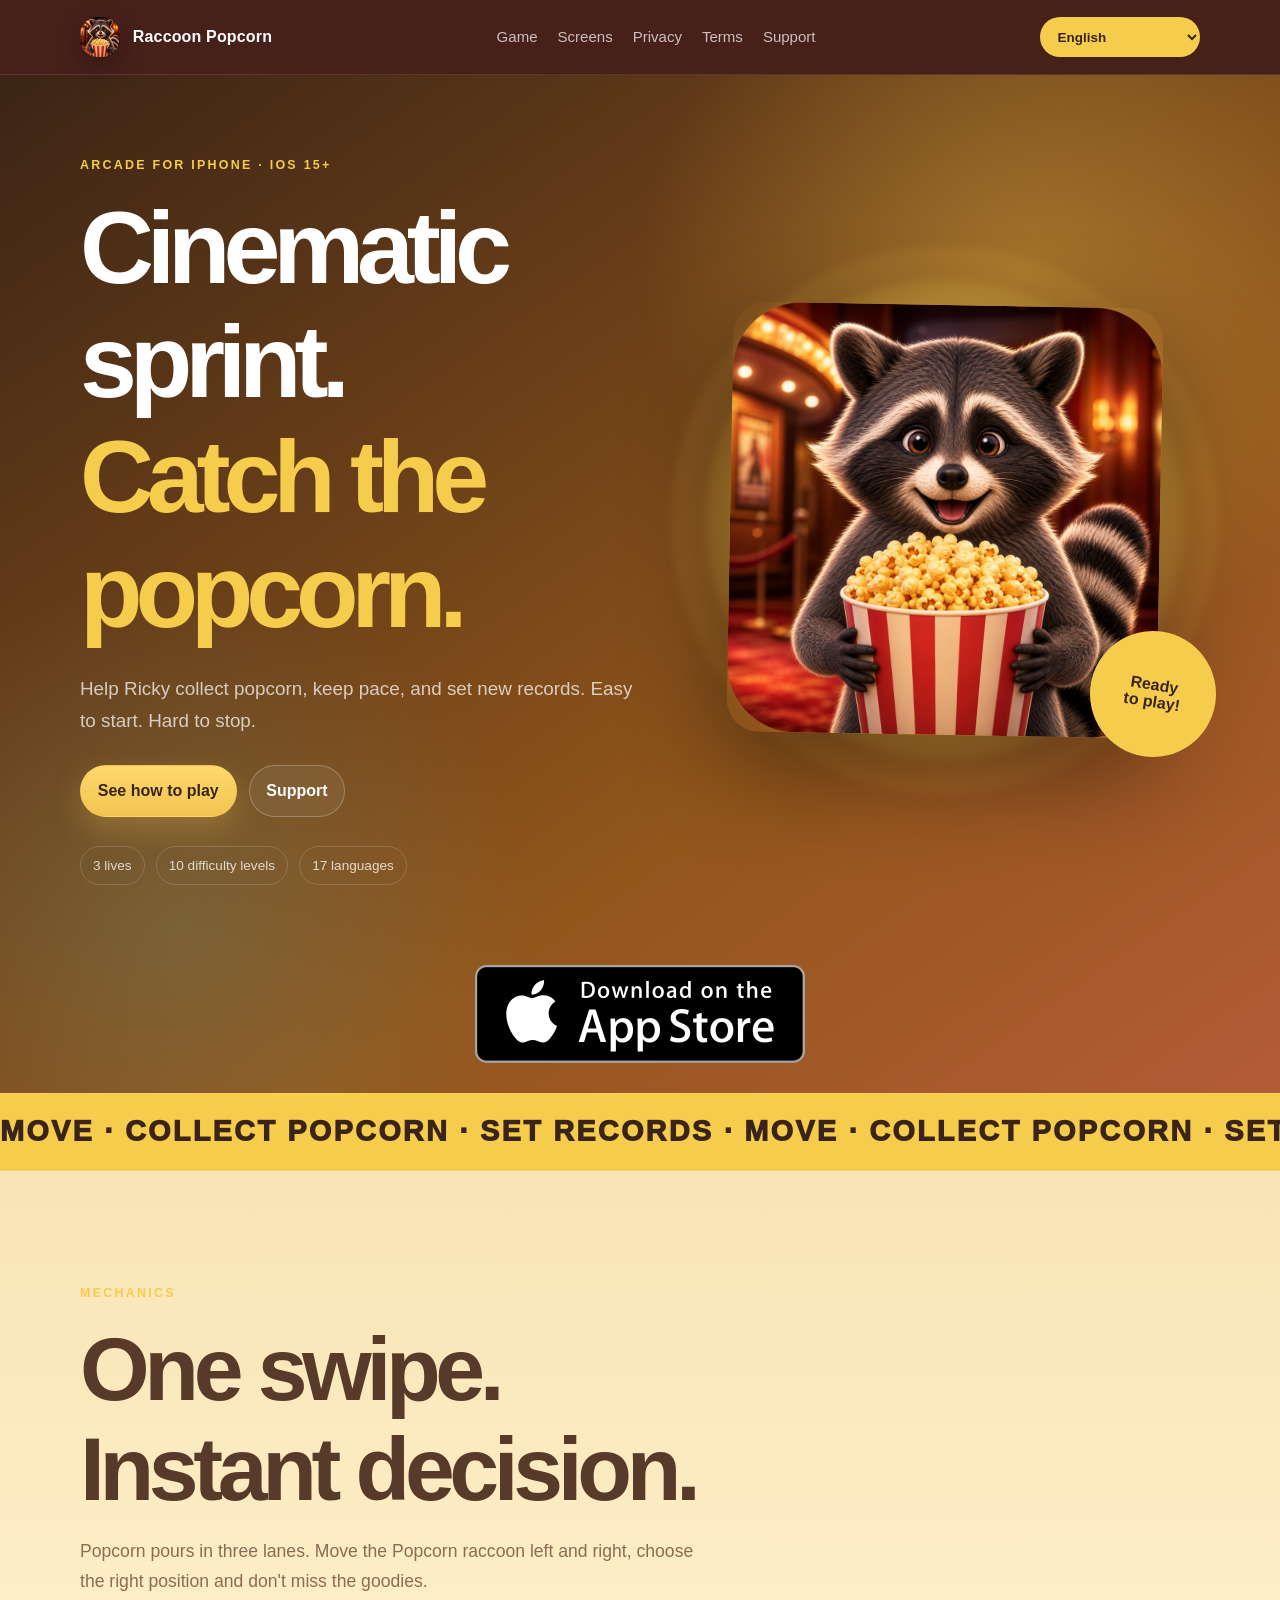
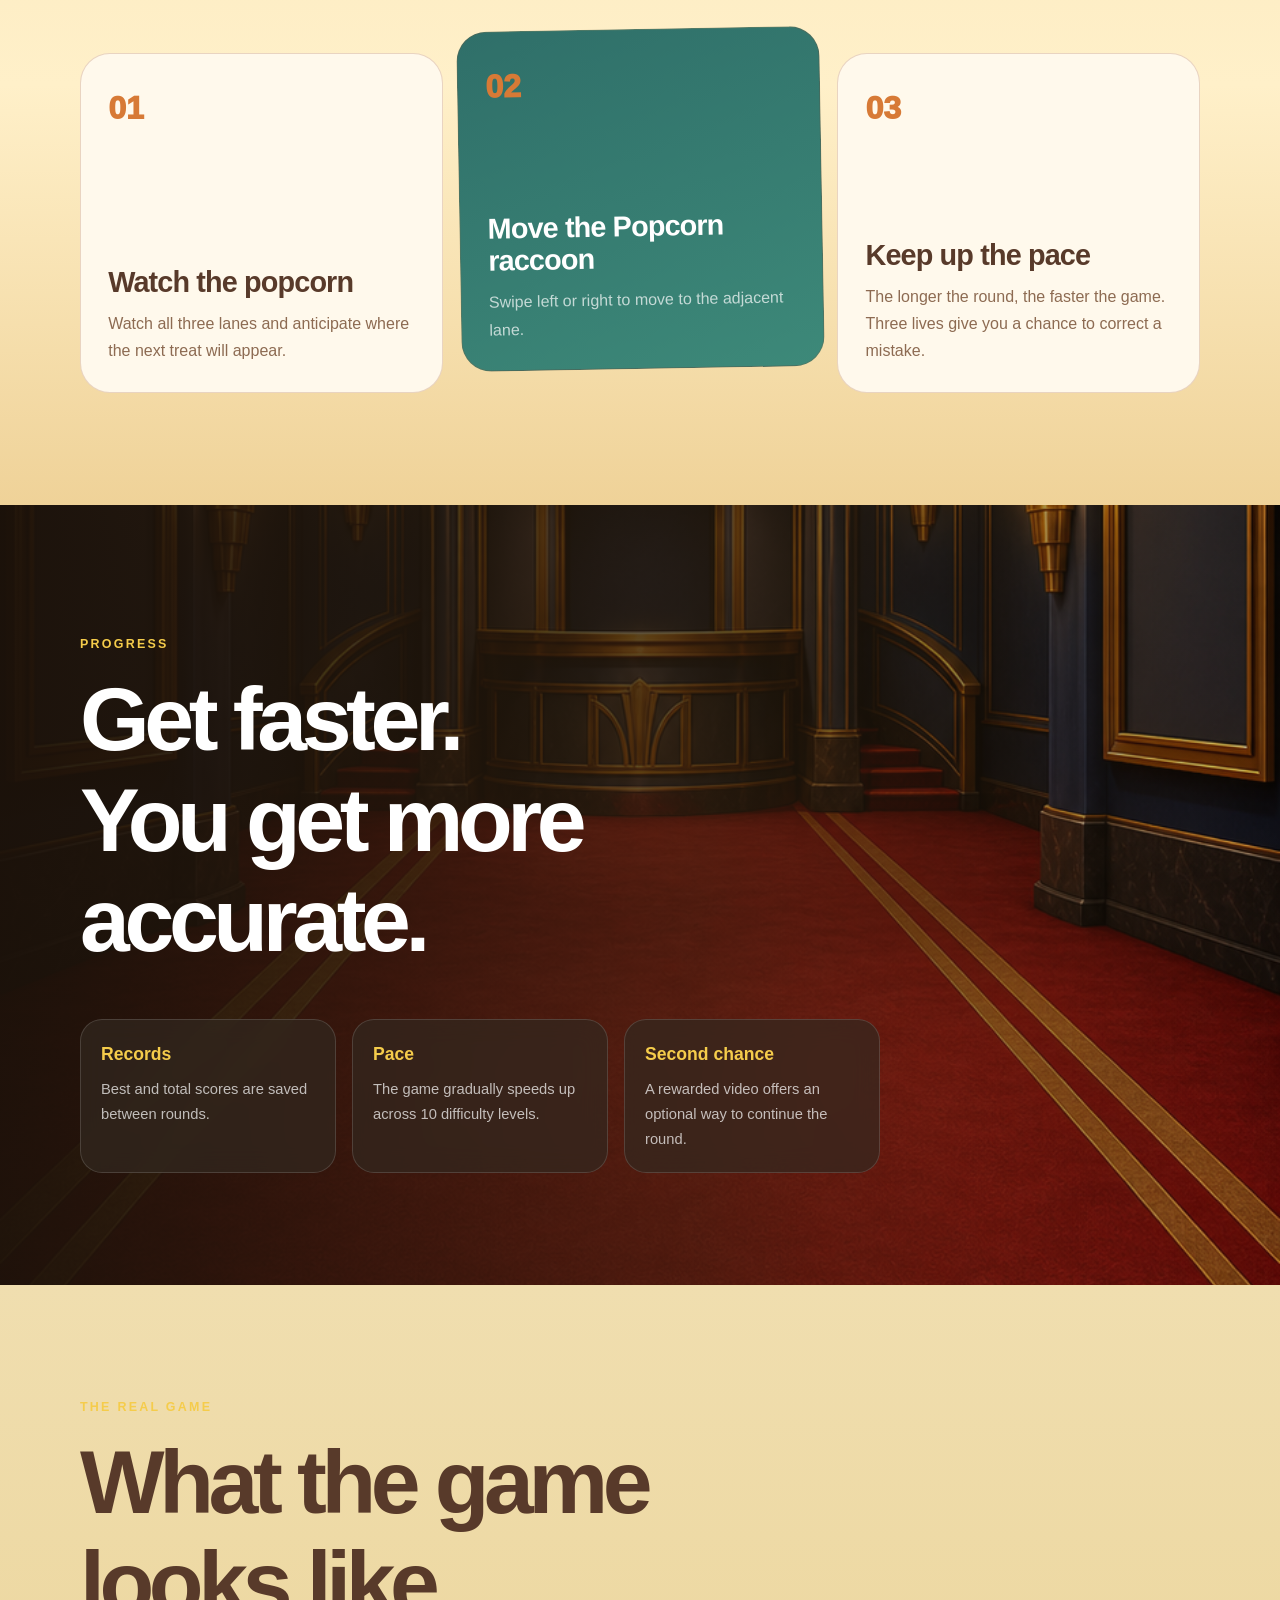
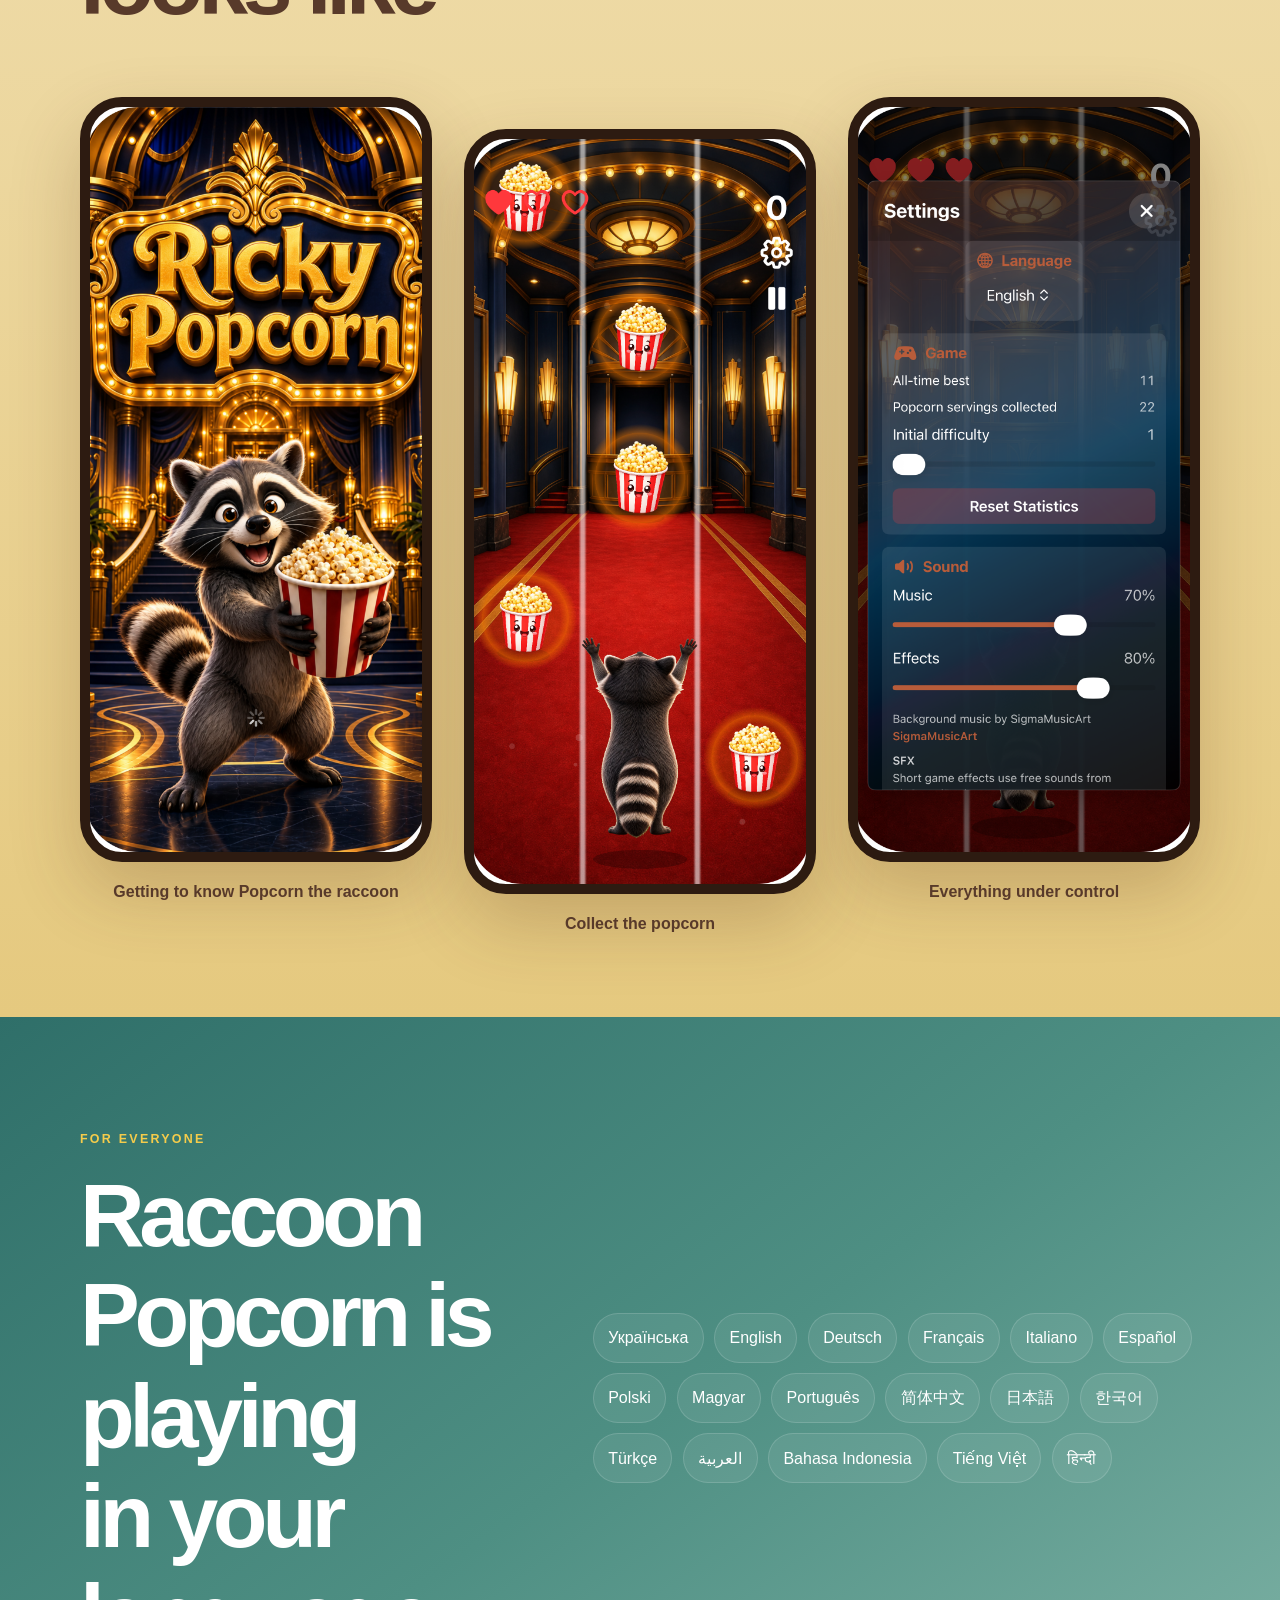
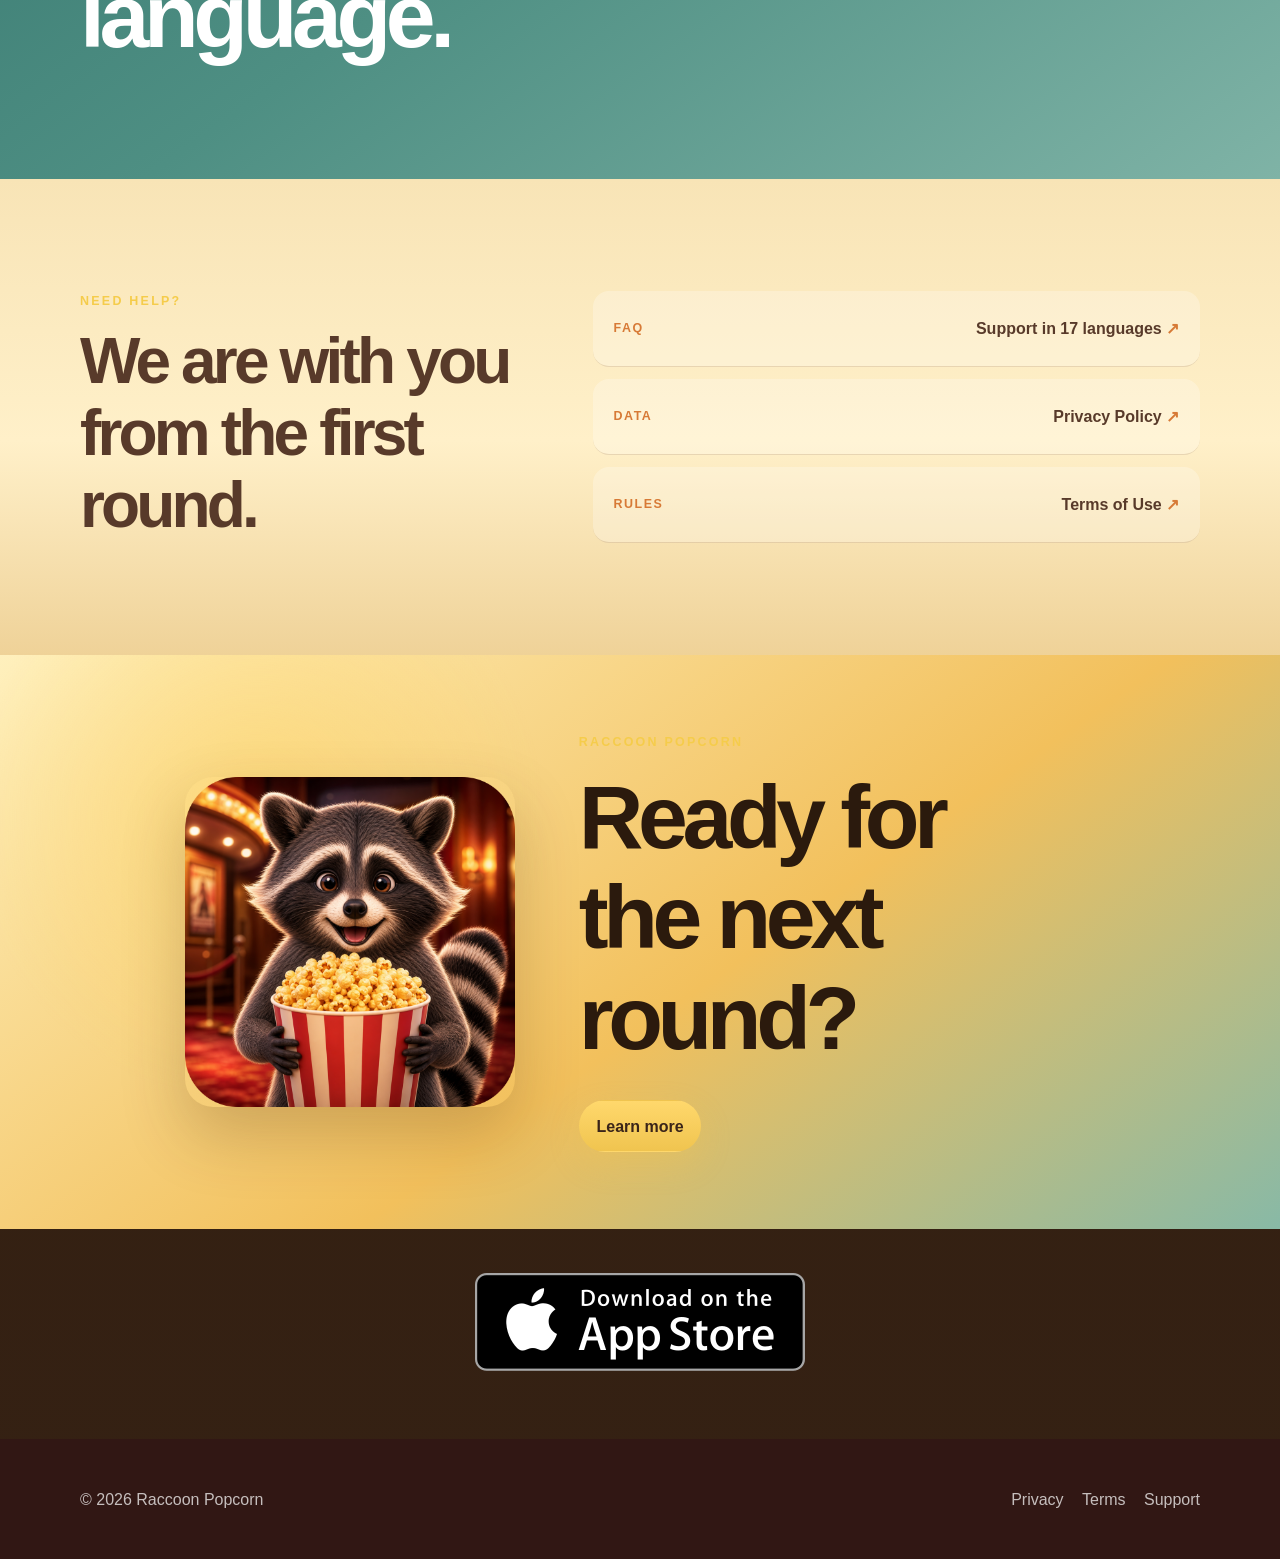
<file: index.html>
<!doctype html>
<html lang="uk">
<head>
  <meta charset="utf-8">
  <meta name="viewport" content="width=device-width, initial-scale=1">
  <meta name="theme-color" content="#071621">
  <meta name="description" content="Єнотик Попкорн — аркадна гра для iPhone, де Єнотик Попкорн збирає попкорн у кінозальному забігу на трьох доріжках.">
  <meta property="og:title" content="Єнотик Попкорн — мобільна аркада">
  <meta property="og:description" content="Три доріжки. Хрумкий попкорн. Кіноманий Єнотик Попкорн.">
  <meta property="og:image" content="images/rickyPopcornIcon.png">
  <title>Єнотик Попкорн — мобільна аркада</title>
  <link rel="icon" type="image/png" href="images/rickyPopcornIcon.png">
  <link rel="apple-touch-icon" href="images/rickyPopcornIcon.png">
  <link rel="stylesheet" href="site.css?v=20260728-7">
</head>
<body class="home">
  <a class="skip-link" href="#main">Перейти до вмісту</a>
  <header class="topbar">
    <div class="shell topbar-inner">
      <a class="brand" href="index.html"><img class="brand-logo" src="images/rickyPopcornIcon.png" alt=""><span>Єнотик Попкорн</span></a>
      <nav class="nav" aria-label="Навігація сайту">
        <a class="nav-link" href="#game">Гра</a>
        <a class="nav-link" href="#screens">Екрани</a>
        <a class="nav-link" href="privacy.html">Конфіденційність</a>
        <a class="nav-link" href="terms.html">Умови</a>
        <a class="nav-link" href="support.html">Підтримка</a>
      </nav>
      <div class="language-control site-language-control" data-language-control>
        <label for="language-select">Мова сайту</label>
        <select id="language-select" data-language-select aria-label="Мова сайту"></select>
      </div>
    </div>
  </header>

  <main id="main">
    <section class="game-hero">
      <div class="shell game-hero-grid">
        <div class="hero-copy">
          <p class="game-kicker">Аркада для iPhone · iOS 15+</p>
          <h1>Кінозальний забіг.<br><em>Лови попкорн.</em></h1>
          <p class="hero-summary">Проведіть Єнотика Попкорна крізь кінозальний забіг, збирайте попкорн і тримайте темп у веселому аркадному раунді.</p>
          <div class="hero-actions">
            <a class="button primary" href="#game">Дивитися, як грати</a>
            <a class="button ghost" href="support.html">Підтримка</a>
          </div>
          <div class="hero-facts"><span>3 життя</span><span>10 рівнів складності</span><span>17 мов</span></div>
        </div>
        <div class="hero-character">
          <div class="sun-disc"></div>
          <img src="images/rickyPopcornIcon.png" alt="Мультяшний єнотик Попкорн тримає попкорн">
          <span class="hero-sticker">Готовий<br>до гри!</span>
        </div>
      </div>
      <section class="app-store-band app-store-band-top" aria-label="App Store">
        <div class="shell app-store-band-inner">
          <a class="app-store-badge-link" href="https://apps.apple.com/" target="_blank" rel="noreferrer" aria-label="Download on the App Store">
            <img class="app-store-badge" src="images/appStoreBadge.png" alt="Download on the App Store">
          </a>
        </div>
      </section>
      <div class="marquee" aria-hidden="true"><div>РУХАЙСЯ · ЗБИРАЙ ПОПКОРН · СТАВ РЕКОРДИ · РУХАЙСЯ · ЗБИРАЙ ПОПКОРН · СТАВ РЕКОРДИ ·</div></div>
    </section>

    <section class="game-section" id="game">
      <div class="shell">
        <div class="section-heading">
          <p class="game-kicker">Механіка</p>
          <h2>Один свайп.<br>Миттєве рішення.</h2>
          <p>Попкорн сиплеться трьома доріжками. Переміщуйте єнотика Попкорна ліворуч і праворуч, обирайте правильну позицію та не пропускайте смаколики.</p>
        </div>
        <div class="mechanic-grid">
          <article class="mechanic-card"><span>01</span><h3>Стежте за попкорном</h3><p>Тримайте в полі зору всі три доріжки й визначайте, де з’явиться наступний смаколик.</p></article>
          <article class="mechanic-card featured"><span>02</span><h3>Рухайте єнотика Попкорна</h3><p>Проведіть пальцем ліворуч або праворуч, щоб перейти на сусідню доріжку.</p></article>
          <article class="mechanic-card"><span>03</span><h3>Тримайте темп</h3><p>Що довше триває раунд, то швидша гра. Три життя дають шанс виправити помилку.</p></article>
        </div>
      </div>
    </section>

    <section class="battle-section">
      <div class="battle-backdrop" role="img" aria-label="Затишна ігрова кімната з ліжком і розкиданими іграшками"></div>
      <div class="shell battle-copy">
        <p class="game-kicker">Прогрес</p>
        <h2>Стає швидше.<br>Ви стаєте точнішими.</h2>
        <div class="battle-points">
          <div><strong>Рекорди</strong><span>Найкращий і загальний рахунок зберігаються між раундами.</span></div>
          <div><strong>Темп</strong><span>Гра поступово прискорюється протягом 10 рівнів складності.</span></div>
          <div><strong>Другий шанс</strong><span>Винагороджуване відео дозволяє добровільно продовжити раунд.</span></div>
        </div>
      </div>
    </section>

    <section class="game-section screens-section" id="screens">
      <div class="shell">
        <div class="section-heading wide">
          <div><p class="game-kicker">Справжня гра</p><h2>Як виглядає гра</h2></div>
          <p>Єнотик Попкорн, хрумкий попкорн, три доріжки та зручні налаштування — саме так гра виглядає на iPhone.</p>
        </div>
        <div class="phone-gallery" aria-label="Скриншоти Єнотик Попкорн">
          <figure class="phone phone-tall"><div class="phone-screen"><img src="images/screenshotSplash.png?v=20260727-4" alt="Заставка Єнотик Попкорн з єнотиком Попкорном" loading="lazy"></div><figcaption>Знайомство з єнотиком Попкорном</figcaption></figure>
          <figure class="phone phone-center"><div class="phone-screen"><img src="images/screenshotGameplay.png?v=20260727-4" alt="Ігровий раунд із попкорном на трьох доріжках" loading="lazy"></div><figcaption>Збирайте попкорн</figcaption></figure>
          <figure class="phone phone-tall"><div class="phone-screen"><img src="images/screenshotSettings.png?v=20260727-4" alt="" loading="lazy"></div><figcaption>Усе під контролем</figcaption></figure>
        </div>
      </div>
    </section>

    <section class="languages-band">
      <div class="shell languages-grid">
        <div><p class="game-kicker">Для всіх</p><h2>Єнотик Попкорн грає<br>вашою мовою.</h2></div>
        <div class="language-cloud" aria-label="Підтримувані мови">
          <span>Українська</span><span>English</span><span>Deutsch</span><span>Français</span><span>Italiano</span><span>Español</span><span>Polski</span><span>Magyar</span><span>Português</span><span>简体中文</span><span>日本語</span><span>한국어</span><span>Türkçe</span><span>العربية</span><span>Bahasa Indonesia</span><span>Tiếng Việt</span><span>हिन्दी</span>
        </div>
      </div>
    </section>

    <section class="game-section support-strip">
      <div class="shell support-strip-grid">
        <div><p class="game-kicker">Потрібна допомога?</p><h2>Ми поруч із першого раунду.</h2></div>
        <div class="support-links">
          <a href="support.html"><span>FAQ</span><strong>Підтримка 17 мовами</strong></a>
          <a href="privacy.html"><span>Дані</span><strong>Політика конфіденційності</strong></a>
          <a href="terms.html"><span>Правила</span><strong>Умови використання</strong></a>
        </div>
      </div>
    </section>

    <section class="final-game-cta">
      <img src="images/rickyPopcornIcon.png" alt="" aria-hidden="true">
      <div><p class="game-kicker">Єнотик Попкорн</p><h2>Готові до<br>наступного раунду?</h2><a class="button primary" href="support.html">Дізнатися більше</a></div>
    </section>

    <section class="app-store-band app-store-band-bottom" aria-label="App Store">
      <div class="shell app-store-band-inner">
        <a class="app-store-badge-link" href="https://apps.apple.com/" target="_blank" rel="noreferrer" aria-label="Download on the App Store">
          <img class="app-store-badge" src="images/appStoreBadge.png" alt="Download on the App Store">
        </a>
      </div>
    </section>
  </main>

  <footer class="footer"><div class="shell footer-inner"><span>© 2026 <span>Єнотик Попкорн</span></span><div class="footer-links"><a href="privacy.html">Конфіденційність</a><a href="terms.html">Умови</a><a href="support.html">Підтримка</a></div></div></footer>
  <script src="pageTranslationsV3.js?v=20260728-4" defer></script>
  <script src="siteI18n.js?v=20260728-1" defer></script>
  <script src="arcadeCompliance.js?v=20260728-1" defer></script>
</body>
</html>
</file>
<file: site.css>
:root {
  --ink: #3A2419;
  --navy: #70432A;
  --blue: #B85C3A;
  --blue-light: #F1B45E;
  --paper: #FFF0C9;
  --paper-2: #FFF9EC;
  --text: #583A2A;
  --muted: #8D6B52;
  --line: rgba(155, 79, 42, .22);
  --yellow: #F5CC4B;
  --orange: #D77A36;
  --teal: #D9834B;
  --sand: #C88A4A;
  --white: #FFFFFF;
  --shadow: rgba(75, 42, 24, .17);
  --max: 1120px;
  --reading: 790px;
}

* {
  box-sizing: border-box;
}

html {
  scroll-behavior: smooth;
}

body {
  margin: 0;
  color: var(--text);
  background:
    radial-gradient(circle at 14% 14%, rgba(245, 204, 75, .32), transparent 20rem),
    radial-gradient(circle at 86% 20%, rgba(184, 92, 58, .24), transparent 26rem),
    radial-gradient(circle at 50% 92%, rgba(215, 122, 54, .18), transparent 30rem),
    linear-gradient(180deg, #FFF9EC 0%, var(--paper) 54%, #F5D49D 100%);
  font-family: "Avenir Next", "Trebuchet MS", "Segoe UI", sans-serif;
  line-height: 1.7;
  text-rendering: optimizeLegibility;
  -webkit-font-smoothing: antialiased;
}

a {
  color: inherit;
  text-decoration: none;
}

a:not(.brand):not(.nav-link):not(.button):not(.page-card) {
  text-decoration-color: rgba(116, 77, 37, 0.42);
  text-underline-offset: 0.18em;
}

.shell {
  width: min(var(--max), calc(100% - 32px));
  margin-inline: auto;
}

.skip-link {
  position: fixed;
  top: 12px;
  left: 12px;
  z-index: 100;
  padding: 0.65rem 0.9rem;
  border-radius: 999px;
  color: var(--white);
  background: var(--ink);
  transform: translateY(-180%);
}

.skip-link:focus {
  transform: none;
}

.topbar {
  position: sticky;
  top: 0;
  z-index: 50;
  border-bottom: 1px solid rgba(255, 255, 255, 0.1);
  color: var(--white);
  background: rgba(39, 23, 13, 0.92);
  backdrop-filter: blur(22px) saturate(140%);
}

.topbar-inner {
  min-height: 74px;
  display: flex;
  align-items: center;
  justify-content: space-between;
  gap: 1.5rem;
}

.brand {
  display: inline-flex;
  align-items: center;
  gap: 0.8rem;
  font-weight: 800;
  letter-spacing: 0.01em;
}

.brand-logo {
  width: 2.5rem;
  height: 2.5rem;
  display: block;
  object-fit: cover;
  border-radius: 18px;
  box-shadow: 0 10px 26px rgba(0, 0, 0, 0.28);
}

.nav {
  display: flex;
  align-items: center;
  gap: 1.25rem;
}

.nav-link {
  color: rgba(255, 255, 255, 0.72);
  font-size: 0.94rem;
  transition: color 160ms ease;
}

.nav-link:hover,
.nav-link[aria-current="page"] {
  color: var(--yellow);
}

.nav-link.button {
  padding: 0.62rem 0.92rem;
  color: var(--ink);
  background: var(--yellow);
  border-radius: 999px;
  font-weight: 800;
}

.legal-hero {
  position: relative;
  overflow: hidden;
  color: var(--white);
  background:
    radial-gradient(circle at 82% 15%, rgba(243, 198, 77, 0.3), transparent 20rem),
    radial-gradient(circle at 12% 88%, rgba(103, 184, 172, 0.24), transparent 24rem),
    linear-gradient(145deg, #6d3e1a, #8d5620 58%, var(--blue));
}

.legal-hero::after {
  content: "";
  position: absolute;
  right: 7%;
  bottom: -5.5rem;
  width: 17rem;
  height: 17rem;
  border: 2.8rem dotted rgba(255, 255, 255, 0.08);
  border-radius: 50%;
  transform: rotate(17deg);
}

.legal-hero-inner {
  position: relative;
  z-index: 1;
  min-height: 400px;
  display: grid;
  align-content: center;
  padding-block: 5.5rem;
}

.legal-hero-inner > * {
  min-width: 0;
}

.legal-hero h1 {
  overflow-wrap: normal;
  word-break: normal;
  hyphens: none;
}

.language-control {
  width: 364px;
  max-width: 100%;
  display: grid;
  grid-template-columns: auto minmax(180px, 1fr);
  align-items: center;
  gap: 0.75rem;
  margin-bottom: 1.5rem;
  padding: 0.45rem 0.5rem 0.45rem 0.85rem;
  border: 1px solid rgba(255, 255, 255, 0.06);
  border-radius: 999px;
  color: rgba(255, 255, 255, 0.75);
  background: rgba(255, 255, 255, 0.07);
  font-size: 0.84rem;
  font-weight: 700;
}

.language-control select {
  width: 100%;
  min-width: 0;
  min-height: 38px;
  padding: 0 2.2rem 0 0.85rem;
  border: 0;
  border-radius: 999px;
  color: var(--ink);
  background: var(--yellow);
  font: inherit;
  font-weight: 800;
  cursor: pointer;
}

[dir="rtl"] .language-control select {
  padding: 0 0.85rem 0 2.2rem;
}

.topbar .language-control {
  flex: 0 0 auto;
  width: auto;
  max-width: none;
  grid-template-columns: 1fr;
  gap: 0;
  margin: 0;
  padding: 0;
  border: 0;
  background: transparent;
}

.topbar .language-control label {
  position: absolute;
  width: 1px;
  height: 1px;
  overflow: hidden;
  clip: rect(0 0 0 0);
  white-space: nowrap;
}

.topbar .language-control select {
  width: 160px;
  min-height: 40px;
  max-width: 180px;
}

.kicker {
  margin: 0 0 0.8rem;
  color: var(--yellow);
  font-size: 0.78rem;
  font-weight: 800;
  letter-spacing: 0.16em;
  text-transform: uppercase;
}

h1,
h2,
h3 {
  line-height: 1.12;
  letter-spacing: -0.03em;
}

h1 {
  max-width: 820px;
  margin: 0;
  font-size: clamp(2.9rem, 7vw, 6.4rem);
}

.legal-hero .lead {
  max-width: 700px;
  margin: 1.25rem 0 0;
  color: rgba(255, 255, 255, 0.74);
  font-size: clamp(1.05rem, 2vw, 1.3rem);
}

.hero-actions {
  display: flex;
  flex-wrap: wrap;
  gap: 0.75rem;
  margin-top: 1.7rem;
}

.button {
  display: inline-flex;
  align-items: center;
  justify-content: center;
  min-height: 48px;
  padding: 0.72rem 1.05rem;
  border: 1px solid transparent;
  border-radius: 999px;
  font-weight: 800;
}

.button.primary {
  color: var(--ink);
  background: linear-gradient(180deg, #ffd86c, #f0c44f);
  box-shadow: 0 12px 30px rgba(243, 198, 77, 0.26);
}

.button.ghost {
  color: var(--white);
  border-color: rgba(255, 255, 255, 0.25);
  background: rgba(255, 255, 255, 0.06);
}

.app-store-band {
  width: 100%;
}

.app-store-band-top {
  padding: 2rem 0 1.85rem;
}

.app-store-band-bottom {
  padding: 2.75rem 0 4.25rem;
}

.app-store-band-inner {
  display: flex;
  justify-content: center;
}

.app-store-badge-link {
  display: inline-block;
}

.app-store-badge {
  display: block;
  width: min(330px, 82vw);
  height: auto;
}

.content-wrap {
  display: grid;
  grid-template-columns: minmax(0, var(--reading)) 220px;
  gap: 4rem;
  align-items: start;
  padding-block: 5rem;
}

.document h2,
.support-section h2 {
  margin: 3.4rem 0 1rem;
  font-size: clamp(1.75rem, 4vw, 2.55rem);
}

.document h2:first-child {
  margin-top: 0;
}

.document h3 {
  margin: 2.2rem 0 0.7rem;
  font-size: 1.2rem;
}

.document p,
.document li {
  color: #675b50;
}

.document a,
.faq a {
  text-decoration: underline;
  text-decoration-thickness: 1px;
}

.document ul {
  padding-left: 1.25rem;
}

.document li + li {
  margin-top: 0.5rem;
}

.summary {
  padding: 1.4rem;
  border: 1px solid rgba(198, 113, 73, 0.26);
  border-radius: 22px;
  background: rgba(243, 198, 77, 0.18);
}

.summary strong {
  display: block;
  margin-bottom: 0.35rem;
  color: var(--text);
}

.toc {
  position: sticky;
  top: 104px;
  padding: 1.25rem;
  border: 1px solid var(--line);
  border-radius: 20px;
  background: rgba(255, 249, 229, 0.9);
}

.toc strong {
  display: block;
  margin-bottom: 0.65rem;
}

.toc a {
  display: block;
  padding: 0.32rem 0;
  color: var(--muted);
  font-size: 0.9rem;
}

.toc a:hover {
  color: var(--text);
}

.support-main {
  padding-block: 5rem;
}

.support-intro {
  display: grid;
  grid-template-columns: repeat(3, 1fr);
  gap: 1rem;
}

.stat-card {
  min-height: 232px;
  padding: 1.4rem;
  border: 1px solid var(--line);
  border-radius: 24px;
  background: rgba(255, 255, 255, 0.58);
}

.stat-card span {
  display: block;
  margin-bottom: 1rem;
  color: var(--orange);
  font-size: 1.75rem;
  font-weight: 900;
}

.stat-card strong {
  display: block;
  font-size: 1.1rem;
}

.stat-card p {
  margin: 0.35rem 0 0;
  color: var(--muted);
}

.support-section {
  max-width: 900px;
  margin-inline: auto;
}

.faq {
  display: grid;
  gap: 0.7rem;
}

.faq details {
  border: 1px solid var(--line);
  border-radius: 18px;
  background: rgba(255, 255, 255, 0.56);
  overflow: hidden;
}

.faq details[open] {
  background: var(--white);
  box-shadow: 0 14px 36px rgba(95, 50, 13, 0.09);
}

.faq summary {
  position: relative;
  padding: 1.05rem 3.2rem 1.05rem 1.15rem;
  cursor: pointer;
  list-style: none;
  font-weight: 800;
}

.faq summary::-webkit-details-marker {
  display: none;
}

.faq summary::after {
  content: "+";
  position: absolute;
  top: 50%;
  right: 1.15rem;
  width: 1.65rem;
  height: 1.65rem;
  display: grid;
  place-items: center;
  border-radius: 50%;
  color: var(--ink);
  background: var(--yellow);
  transform: translateY(-50%);
}

.faq details[open] summary::after {
  content: "−";
}

.faq-answer {
  padding: 0 1.15rem 1.15rem;
  color: #675b50;
}

.faq-answer p {
  margin: 0;
}

.link-grid {
  display: grid;
  grid-template-columns: repeat(2, 1fr);
  gap: 1rem;
  margin-top: 4rem;
}

.page-card {
  position: relative;
  min-height: 170px;
  padding: 1.35rem;
  border-radius: 24px;
  color: var(--white);
  background: linear-gradient(145deg, #6c3c19, #2f6f69);
  box-shadow: var(--shadow);
}

.page-card span {
  color: var(--yellow);
  font-size: 0.78rem;
  font-weight: 800;
  letter-spacing: 0.12em;
  text-transform: uppercase;
}

.page-card strong {
  display: block;
  margin-top: 1.7rem;
  font-size: 1.35rem;
}

.page-card::after {
  content: "↗";
  position: absolute;
  right: 1.25rem;
  bottom: 1.15rem;
  color: var(--teal);
  font-size: 1.5rem;
}

.updated {
  margin-top: 3rem;
  color: var(--muted);
  font-size: 0.9rem;
}

.footer {
  color: rgba(255, 255, 255, 0.72);
  background: #20120c;
}

.footer-inner {
  min-height: 120px;
  display: flex;
  align-items: center;
  justify-content: space-between;
  gap: 1.5rem;
}

.footer-links {
  display: flex;
  flex-wrap: wrap;
  justify-content: flex-end;
  gap: 1.15rem;
}

.footer a:hover {
  color: var(--yellow);
}

@media (max-width: 920px) {
  .topbar-inner {
    position: relative;
    min-height: 0;
    display: grid;
    grid-template-columns: minmax(0, 1fr) auto;
    align-items: center;
    gap: 0.65rem 0.85rem;
    padding-block: 0.75rem 0.6rem;
  }

  .topbar .language-control {
    grid-column: 2;
    grid-row: 1;
    width: auto;
  }

  .topbar .language-control select {
    width: 138px;
    max-width: 34vw;
  }

  .nav {
    grid-column: 1 / -1;
    grid-row: 2;
    width: 100%;
    gap: 0.85rem;
    overflow-x: auto;
    padding-bottom: 0.15rem;
  }

  .nav-link {
    white-space: nowrap;
  }

  .nav-link.button {
    display: none;
  }
}

@media (max-width: 820px) {
  .legal-hero-inner {
    min-height: 350px;
    padding-block: 4rem;
  }

  .content-wrap {
    grid-template-columns: 1fr;
    gap: 2rem;
  }

  .toc {
    position: static;
    grid-row: 1;
  }

  .support-intro {
    grid-template-columns: 1fr;
  }
}

@media (max-width: 600px) {
  h1 {
    font-size: 3rem;
  }

  .link-grid {
    grid-template-columns: 1fr;
  }

  .footer-inner {
    align-items: flex-start;
    flex-direction: column;
    padding-block: 2rem;
  }

  .footer-links {
    justify-content: flex-start;
  }
}

@media (prefers-reduced-motion: reduce) {
  html {
    scroll-behavior: auto;
  }
}

/* Home page */
.home {
  color: var(--white);
  background:
    radial-gradient(circle at 16% 10%, rgba(243, 198, 77, 0.18), transparent 18rem),
    linear-gradient(180deg, #23160e 0%, #352113 100%);
}

.home .topbar {
  background: rgba(44, 26, 16, 0.9);
}

.game-hero {
  overflow: hidden;
  background:
    radial-gradient(circle at 80% 18%, rgba(243, 198, 77, 0.34), transparent 24rem),
    radial-gradient(circle at 14% 78%, rgba(103, 184, 172, 0.2), transparent 22rem),
    linear-gradient(145deg, #3b2415, #92561b 62%, var(--blue));
}

.game-hero-grid {
  min-height: 720px;
  display: grid;
  grid-template-columns: 1.05fr 0.95fr;
  align-items: center;
  gap: 3rem;
  padding-block: 5rem 3rem;
}

.game-kicker {
  margin: 0 0 0.9rem;
  color: var(--yellow);
  font-size: 0.78rem;
  font-weight: 900;
  letter-spacing: 0.18em;
  text-transform: uppercase;
}

.hero-copy h1 {
  margin: 0;
  font-size: clamp(4rem, 8vw, 7.5rem);
  letter-spacing: -0.07em;
}

.hero-copy h1 em {
  color: var(--yellow);
  font-style: normal;
}

.hero-summary {
  max-width: 650px;
  margin: 1.5rem 0 0;
  color: rgba(255, 255, 255, 0.72);
  font-size: 1.18rem;
}

.hero-facts {
  display: flex;
  flex-wrap: wrap;
  gap: 0.7rem;
  margin-top: 1.8rem;
}

.hero-facts span {
  padding: 0.45rem 0.75rem;
  border: 1px solid rgba(255, 255, 255, 0.16);
  border-radius: 999px;
  color: rgba(255, 255, 255, 0.78);
  font-size: 0.85rem;
}

.hero-character {
  position: relative;
  min-height: 570px;
  display: grid;
  place-items: center;
}

.hero-character img {
  position: relative;
  z-index: 2;
  width: min(100%, 430px);
  aspect-ratio: 1;
  object-fit: cover;
  border-radius: 32px;
  border: 0;
  box-shadow: 0 36px 100px rgba(0, 0, 0, 0.42);
  display: block;
  transform: rotate(1deg);
}

.sun-disc {
  position: absolute;
  width: 480px;
  height: 480px;
  border-radius: 50%;
  background: radial-gradient(circle, rgba(255, 246, 214, 0.96) 0%, rgba(243, 198, 77, 0.92) 44%, rgba(243, 198, 77, 0.18) 72%, transparent 74%);
  filter: blur(4px);
  box-shadow: 0 0 0 34px rgba(243, 198, 77, 0.1);
}

.hero-sticker {
  position: absolute;
  z-index: 3;
  right: -1rem;
  bottom: 3rem;
  width: 126px;
  height: 126px;
  display: grid;
  place-items: center;
  border-radius: 50%;
  color: var(--ink);
  background: var(--yellow);
  font-weight: 900;
  line-height: 1.05;
  text-align: center;
  transform: rotate(9deg);
}

.marquee {
  overflow: hidden;
  border-block: 1px solid rgba(255, 255, 255, 0.12);
  color: var(--ink);
  background: var(--yellow);
  font-size: clamp(1rem, 2.5vw, 1.8rem);
  font-weight: 950;
  letter-spacing: 0.08em;
  white-space: nowrap;
}

.marquee div {
  width: max-content;
  padding-block: 0.85rem;
  animation: ticker 22s linear infinite;
}

@keyframes ticker {
  to { transform: translateX(-50%); }
}

.game-section {
  padding-block: 7rem;
  color: var(--text);
  background: linear-gradient(180deg, #f8e4b6, var(--paper) 55%, #efd298);
}

.section-heading {
  max-width: 760px;
}

.section-heading h2,
.battle-copy h2,
.languages-grid h2,
.support-strip h2,
.final-game-cta h2 {
  margin: 0;
  font-size: clamp(3rem, 7vw, 6.4rem);
  letter-spacing: -0.06em;
}

.section-heading > p:last-child {
  max-width: 620px;
  color: var(--muted);
  font-size: 1.1rem;
}

.section-heading.wide {
  max-width: none;
  display: grid;
  grid-template-columns: 1.25fr 0.75fr;
  align-items: end;
  gap: 3rem;
}

.mechanic-grid {
  display: grid;
  grid-template-columns: repeat(3, 1fr);
  gap: 1rem;
  margin-top: 3.5rem;
}

.mechanic-card {
  min-height: 340px;
  display: flex;
  flex-direction: column;
  padding: 1.7rem;
  border: 1px solid var(--line);
  border-radius: 30px;
  background: var(--paper-2);
}

.mechanic-card.featured {
  color: var(--white);
  background: linear-gradient(160deg, #2f6f69, #3d8979);
  transform: translateY(-1.5rem) rotate(-1deg);
}

.mechanic-card > span {
  color: var(--orange);
  font-size: 2rem;
  font-weight: 950;
}

.mechanic-card h3 {
  margin: auto 0 0.75rem;
  font-size: 1.8rem;
}

.mechanic-card p {
  margin: 0;
  color: var(--muted);
}

.mechanic-card.featured p {
  color: rgba(255, 255, 255, 0.7);
}

.battle-section {
  position: relative;
  min-height: 780px;
  display: grid;
  align-items: end;
  overflow: hidden;
  background: var(--ink);
}

.battle-backdrop {
  position: absolute;
  inset: 0;
  background:
    linear-gradient(90deg, rgba(28, 18, 10, 0.96), rgba(40, 28, 14, 0.72) 55%, rgba(40, 28, 14, 0.18)),
    url("images/background.png") center 56% / cover;
}

.battle-copy {
  position: relative;
  z-index: 2;
  padding-block: 7rem;
}

.battle-copy h2 {
  max-width: 850px;
}

.battle-points {
  max-width: 800px;
  display: grid;
  grid-template-columns: repeat(3, 1fr);
  gap: 1rem;
  margin-top: 3rem;
}

.battle-points div {
  padding: 1.25rem;
  border: 1px solid rgba(255, 255, 255, 0.14);
  border-radius: 22px;
  background: rgba(51, 41, 32, 0.7);
  backdrop-filter: blur(12px);
}

.battle-points strong,
.battle-points span {
  display: block;
}

.battle-points strong {
  color: var(--yellow);
  font-size: 1.1rem;
}

.battle-points span {
  margin-top: 0.45rem;
  color: rgba(255, 255, 255, 0.7);
  font-size: 0.92rem;
}

.screens-section {
  overflow: hidden;
  background: linear-gradient(180deg, #f0deaf 0%, #e5c97f 100%);
}

.phone-gallery {
  display: grid;
  grid-template-columns: repeat(3, 1fr);
  align-items: center;
  gap: 2rem;
  margin-top: 4rem;
}

.phone {
  margin: 0;
  text-align: center;
}

.phone-screen {
  aspect-ratio: 1206 / 2622;
  overflow: hidden;
  border: 10px solid #2d1b11;
  border-radius: 42px;
  background: #fff;
  box-shadow: 0 30px 70px rgba(91, 51, 20, 0.24);
}

.phone-screen img {
  width: 100%;
  height: 100%;
  object-fit: cover;
}

.phone-screen.crop-top img {
  height: 116%;
  object-position: center bottom;
}

.phone-center {
  transform: translateY(2rem);
}

.phone figcaption {
  margin-top: 1rem;
  font-weight: 900;
}

.languages-band {
  padding-block: 7rem;
  background: linear-gradient(145deg, #2f6f69, #4e8f83 52%, #7fb3a6);
}

.languages-grid {
  display: grid;
  grid-template-columns: 0.85fr 1.15fr;
  gap: 4rem;
  align-items: center;
}

.language-cloud {
  display: flex;
  flex-wrap: wrap;
  gap: 0.65rem;
}

.language-cloud span {
  padding: 0.65rem 0.9rem;
  border: 1px solid rgba(255, 255, 255, 0.15);
  border-radius: 999px;
  background: rgba(255, 255, 255, 0.07);
}

.support-strip-grid {
  display: grid;
  grid-template-columns: 0.85fr 1.15fr;
  gap: 4rem;
}

.support-strip h2 {
  font-size: clamp(2.6rem, 5vw, 4.8rem);
}

.support-links {
  display: grid;
  gap: 0.75rem;
}

.support-links a {
  min-height: 76px;
  display: flex;
  align-items: center;
  justify-content: space-between;
  gap: 1rem;
  padding: 1.15rem 1.3rem;
  border-bottom: 1px solid rgba(132, 82, 28, 0.18);
  background: rgba(255, 255, 255, 0.25);
  border-radius: 16px;
}

.support-links span {
  color: var(--orange);
  font-size: 0.78rem;
  font-weight: 900;
  letter-spacing: 0.12em;
  text-transform: uppercase;
}

.support-links strong::after {
  content: " ↗";
  color: var(--orange);
}

.final-game-cta {
  min-height: 520px;
  display: grid;
  grid-template-columns: minmax(280px, 0.82fr) minmax(360px, 1.18fr);
  align-items: center;
  gap: clamp(2rem, 5vw, 5rem);
  padding: clamp(3rem, 6vw, 5rem) max(7vw, 1.5rem);
  overflow: hidden;
  color: #2b1a0d;
  background:
    radial-gradient(circle at 20% 28%, rgba(255, 210, 91, 0.48), transparent 18rem),
    linear-gradient(145deg, #fff0bd, #f2c05c 56%, #88b9a6);
}

.final-game-cta > img {
  width: min(100%, 330px);
  height: auto;
  aspect-ratio: 1;
  object-fit: cover;
  justify-self: end;
  border-radius: 28px;
  box-shadow: 0 28px 64px rgba(83, 45, 13, 0.24);
}

.final-game-cta > div {
  max-width: 560px;
  padding: 0;
}

.final-game-cta .button {
  margin-top: 2rem;
}

@media (max-width: 900px) {
  .game-hero-grid,
  .section-heading.wide,
  .languages-grid,
  .support-strip-grid {
    grid-template-columns: 1fr;
  }

  .game-hero-grid {
    padding-top: 4rem;
  }

  .mechanic-grid,
  .battle-points {
    grid-template-columns: 1fr;
  }

  .mechanic-card.featured {
    transform: none;
  }

  .phone-gallery {
    display: flex;
    width: auto;
    margin-inline: calc(50% - 50vw);
    padding: 1rem 5vw 4rem;
    overflow-x: auto;
    scroll-padding-inline: 5vw;
    scroll-snap-type: x mandatory;
    scrollbar-width: thin;
  }

  .phone {
    min-width: 260px;
    scroll-snap-align: center;
  }

  .phone-center {
    transform: none;
  }

  .final-game-cta {
    grid-template-columns: 1fr;
    justify-items: center;
    text-align: center;
  }

  .final-game-cta > img {
    width: min(70%, 280px);
    justify-self: center;
  }
}

@media (max-width: 600px) {
  .support-links a {
    min-height: 94px;
  }

  .game-hero-grid {
    min-height: 0;
  }

  .hero-character {
    min-height: 420px;
  }

  .sun-disc {
    width: 330px;
    height: 330px;
  }

  .hero-sticker {
    right: 0;
    width: 100px;
    height: 100px;
  }

  .game-section,
  .languages-band {
    padding-block: 5rem;
  }

  .phone-gallery {
    gap: 1rem;
  }

  .phone {
    min-width: min(78vw, 300px);
  }

  .phone-screen {
    border-width: 6px;
    border-radius: 28px;
  }
}

@media (max-width: 360px) {
  .brand > span:last-child {
    display: none;
  }

  .topbar .language-control select {
    width: 128px;
    max-width: 42vw;
  }
}

/* Shared support and legal pages use Ricky Popcorn's cinema-red and popcorn-gold palette. */
.topbar, .home .topbar { background: rgba(74, 33, 28, .94); }
body:not(.home) { background: radial-gradient(circle at 12% 12%, rgba(245, 204, 75, .38), transparent 22rem), radial-gradient(circle at 88% 18%, rgba(234, 163, 60, .3), transparent 24rem), linear-gradient(180deg, #FFFDF8, #FFF0C7 54%, #F6D69A); }
.legal-hero { background: radial-gradient(circle at 82% 16%, rgba(245, 204, 75, .54), transparent 23rem), linear-gradient(145deg, #4A211C, #9E3F2C 53%, #EAA33C); }
.summary { border-color: rgba(158, 63, 44, .3); background: rgba(245, 204, 75, .22); }
.toc, .stat-card, .faq details { border-color: rgba(158, 63, 44, .23); background: rgba(255, 253, 247, .82); }
.faq details[open] { background: #FFFFFF; box-shadow: 0 14px 36px rgba(74, 33, 28, .13); }
.document p, .document li, .faq-answer { color: #654639; }
.page-card { background: linear-gradient(145deg, #4A211C, #873326 55%, #D89335); }
.page-card::after { color: #FFE877; }
.footer { background: #311714; }
</file>
